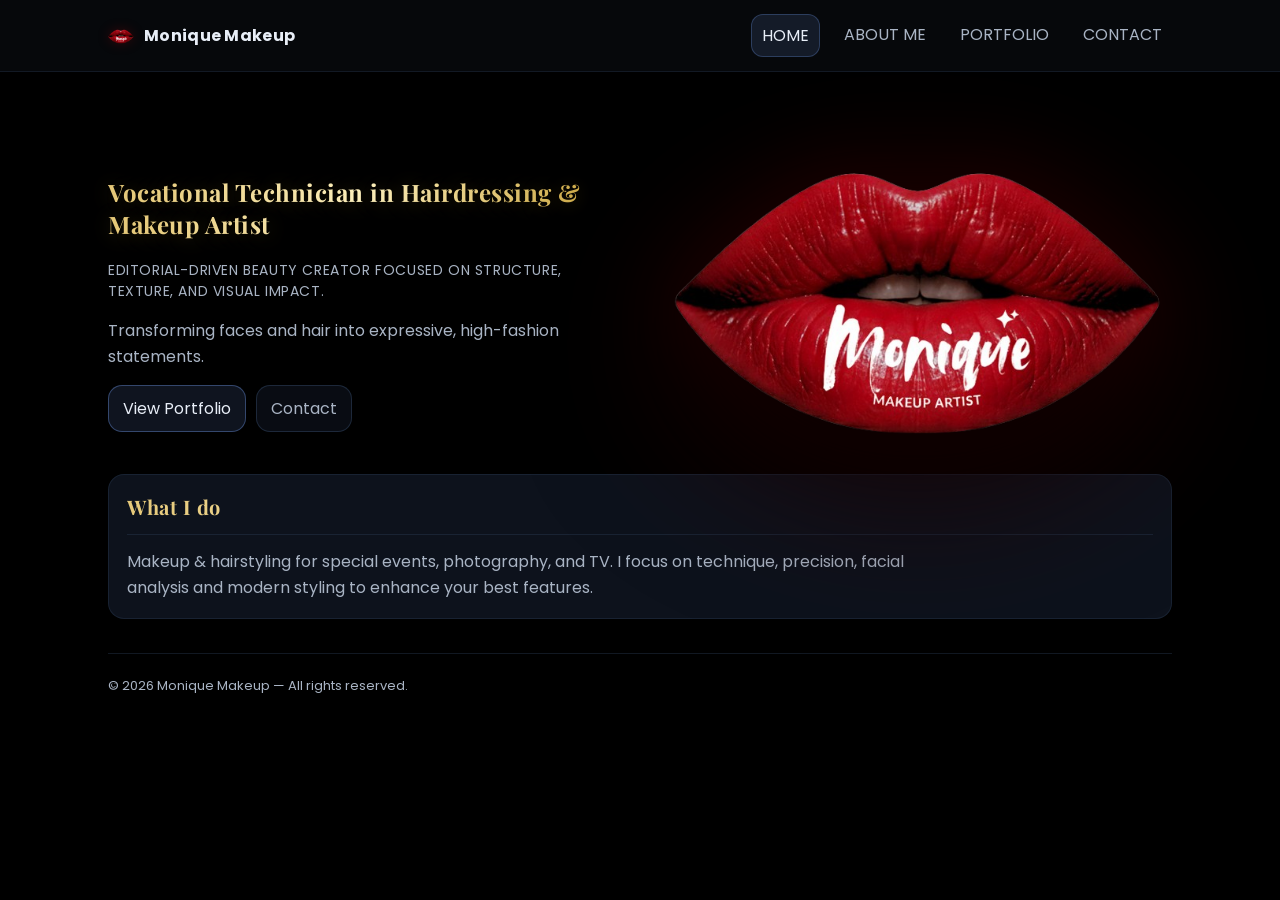
<file: index.html>
<!doctype html>
<html lang="en">
<head>
  <meta charset="utf-8"/>
  <meta name="viewport" content="width=device-width,initial-scale=1"/>
    <link href="https://fonts.googleapis.com/css2?family=Playfair+Display:wght@600;700&family=Poppins:wght@300;400;500&display=swap" rel="stylesheet">
  <title>Monique Makeup | Portfolio</title>
  <link rel="stylesheet" href="assets/css/style.css"/>
</head>
<body>
  <header class="nav">
    <div class="inner">
      <a href="index.html" class="brand brand-with-logo">
        <img src="images/LogoBlack.png" alt="Monique Makeup Logo" class="brand-logo">
        <span>Monique Makeup</span>
       </a>
      <nav class="navlinks">
        <a class="active" href="index.html">HOME</a>
        <a href="about.html">ABOUT ME</a>
        <a href="portfolio.html">PORTFOLIO</a>
        <a href="contact.html">CONTACT</a>
      </nav>
    </div>
  </header>

  <main class="container">
    <section class="hero hero-layout">
  <div class="hero-text">
    <h1>Vocational Technician in Hairdressing & Makeup Artist</h1>

    <p class="kicker">
      EDITORIAL-DRIVEN BEAUTY CREATOR FOCUSED ON STRUCTURE, TEXTURE, AND VISUAL IMPACT.
    </p>

    <p class="lead">
      Transforming faces and hair into expressive, high-fashion statements.
    </p>

    <div class="btnrow">
      <a class="btn" href="portfolio.html">View Portfolio</a>
      <a class="btn secondary" href="contact.html">Contact</a>
    </div>
  </div>

  <div class="hero-logo">
    <img src="images/LogoBlack.png" alt="Monique Makeup Logo">
  </div>
</section>

<section class="grid-2">
  <div class="card">
    <h2 class="section-title">What I do</h2>
    <div class="hr"></div>
    <p class="lead" style="margin:0">
      Makeup & hairstyling for special events, photography, and TV. I focus on technique, precision,
      facial analysis and modern styling to enhance your best features.
    </p>
  </div>
</section>

    <footer class="footer">
      © <span id="year"></span> Monique Makeup — All rights reserved.
    </footer>
  </main>

  <script>
    document.getElementById("year").textContent = new Date().getFullYear();
  </script>
</body>
</html>
</file>
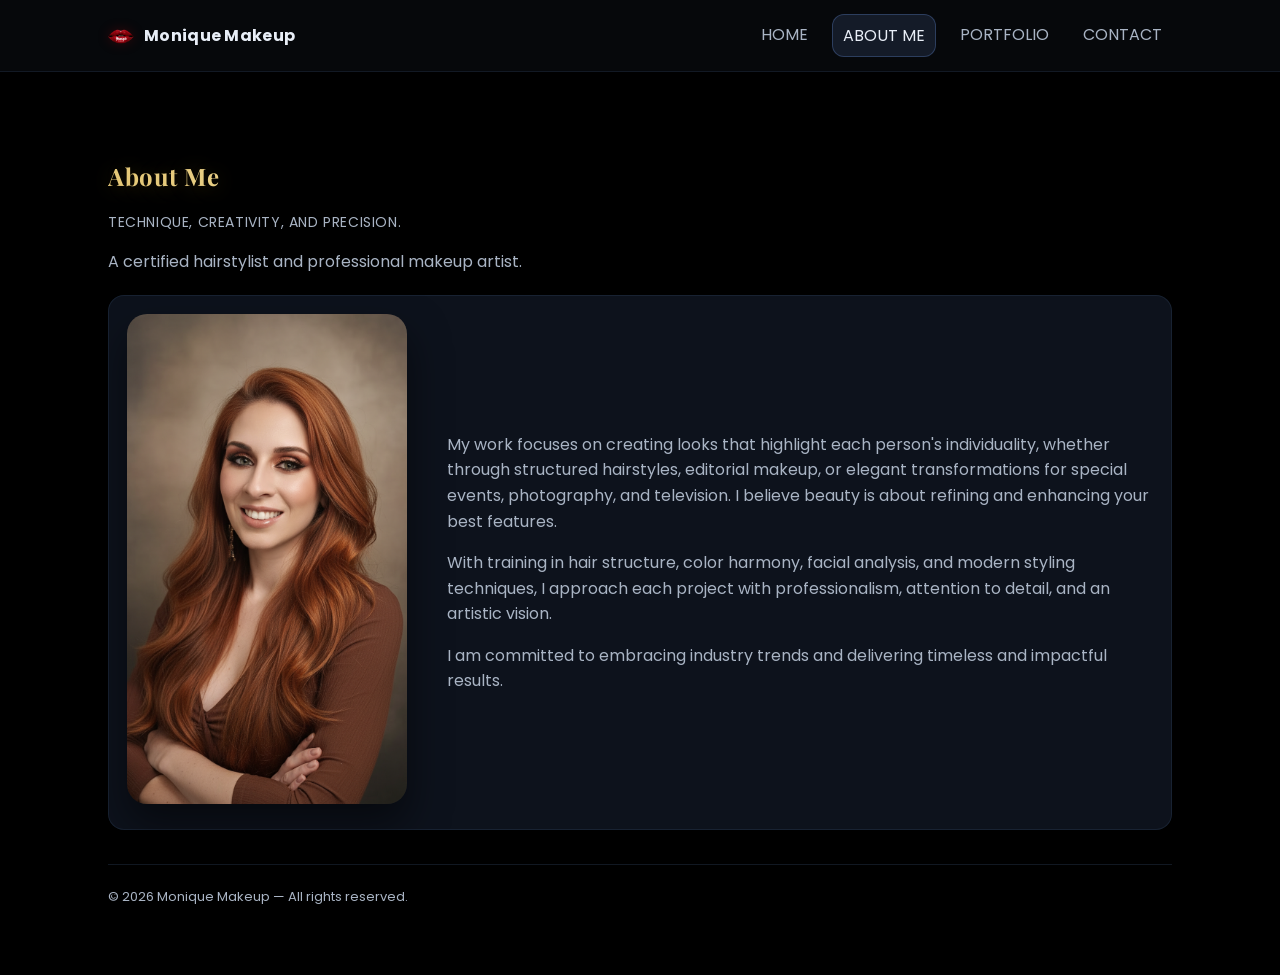
<file: about.html>
<!doctype html>
<html lang="en">
<head>
  <meta charset="utf-8"/>
  <meta name="viewport" content="width=device-width,initial-scale=1"/>
  <!-- Google Fonts -->
  <link href="https://fonts.googleapis.com/css2?family=Playfair+Display:wght@600;700&family=Poppins:wght@300;400;500&display=swap" rel="stylesheet">
  <title>About | Monique Makeup</title>
  <link rel="stylesheet" href="assets/css/style.css"/>
</head>
<body>
  <header class="nav">
    <div class="inner">
       <a href="index.html" class="brand brand-with-logo">
        <img src="images/LogoBlack.png" alt="Monique Makeup Logo" class="brand-logo">
        <span>Monique Makeup</span>
       </a>
      <nav class="navlinks">
        <a href="index.html">HOME</a>
        <a class="active" href="about.html">ABOUT ME</a>
        <a href="portfolio.html">PORTFOLIO</a>
        <a href="contact.html">CONTACT</a>
      </nav>
    </div>
  </header>

  <main class="container">
    <section class="hero">
      <h1>About Me</h1>
      <div class="kicker"> Technique, creativity, and precision.</div>
      <p class="lead">A certified hairstylist and professional makeup artist.</p>
    </section>

<section class="card about-layout">
  
  <div class="about-image">
    <img src="images/profile.png" alt="Monique Makeup Profile">
  </div>

  <div class="about-text">
    <p class="lead" 
      I am a certified hairstylist and professional makeup artist, passionate about enhancing natural
      beauty through technique, creativity, and precision.
    </p>

    <p class="lead">
      My work focuses on creating looks that highlight each person's individuality, whether through
      structured hairstyles, editorial makeup, or elegant transformations for special events,
      photography, and television. I believe beauty is about refining and enhancing your best features.
    </p>

    <p class="lead">
      With training in hair structure, color harmony, facial analysis, and modern styling techniques,
      I approach each project with professionalism, attention to detail, and an artistic vision.
    </p>

    <p class="lead">
      I am committed to embracing industry trends and delivering timeless and impactful results.
    </p>
  </div>

</section>

    </section>

    <footer class="footer">
      © <span id="year"></span> Monique Makeup — All rights reserved.
    </footer>
  </main>

  <script>
    document.getElementById("year").textContent = new Date().getFullYear();
  </script>
</body>
</html>
</file>
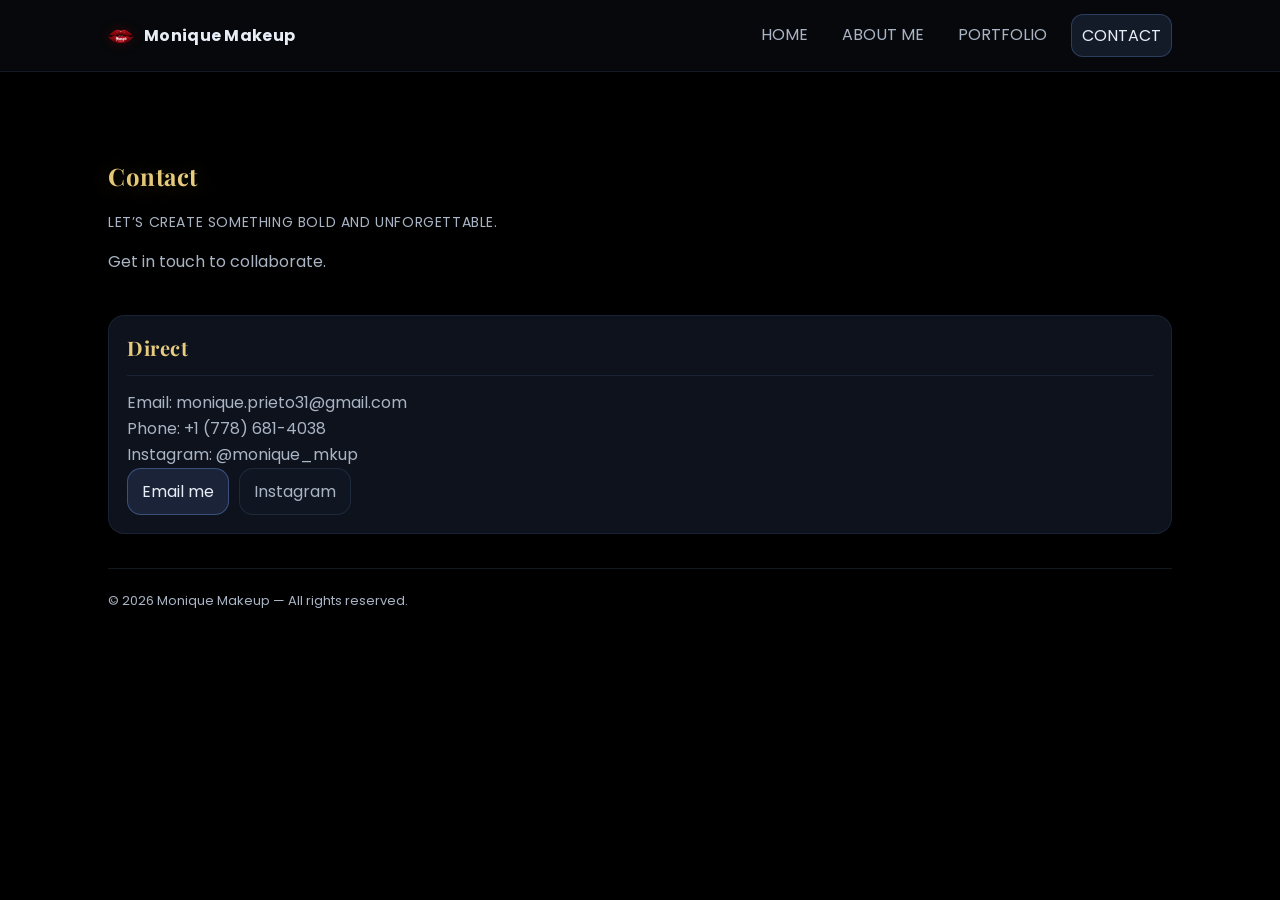
<file: contact.html>
<!doctype html>
<html lang="en">
<head>
  <meta charset="utf-8"/>
  <meta name="viewport" content="width=device-width,initial-scale=1"/>
    <link href="https://fonts.googleapis.com/css2?family=Playfair+Display:wght@600;700&family=Poppins:wght@300;400;500&display=swap" rel="stylesheet">
  <title>Contact | Monique Makeup</title>
  <link rel="stylesheet" href="assets/css/style.css"/>
</head>
<body>
  <header class="nav">
    <div class="inner">
      <a href="index.html" class="brand brand-with-logo">
        <img src="images/LogoBlack.png" alt="Monique Makeup Logo" class="brand-logo">
        <span>Monique Makeup</span>
       </a>
      <nav class="navlinks">
        <a href="index.html">HOME</a>
        <a href="about.html">ABOUT ME</a>
        <a href="portfolio.html">PORTFOLIO</a>
        <a class="active" href="contact.html">CONTACT</a>
      </nav>
    </div>
  </header>

  <main class="container">
    <section class="hero">
      <h1>Contact</h1>
      <div class="kicker">Let’s create something bold and unforgettable.</div>
      <p class="lead">Get in touch to collaborate.</p>
    </section>

    <section class="grid-2">
      <div class="card">
        <h2 class="section-title">Direct</h2>
        <div class="hr"></div>
        <p class="lead" style="margin:0">
          Email: <a href="mailto:monique.prieto31@gmail.com">monique.prieto31@gmail.com</a><br/>
          Phone: <a href="tel:+17786814038">+1 (778) 681-4038</a><br/>
          Instagram: <a href="https://instagram.com/monique_mkup" target="_blank" rel="noopener">@monique_mkup</a>
        </p>
        <div class="btnrow">
          <a class="btn" href="mailto:monique.prieto31@gmail.com">Email me</a>
          <a class="btn secondary" href="https://instagram.com/monique_mkup" target="_blank" rel="noopener">Instagram</a>
        </div>
      </div>
    </section>

    <footer class="footer">
      © <span id="year"></span> Monique Makeup — All rights reserved.
    </footer>
  </main>

  <script>
    document.getElementById("year").textContent = new Date().getFullYear();
  </script>
</body>
</html>
</file>
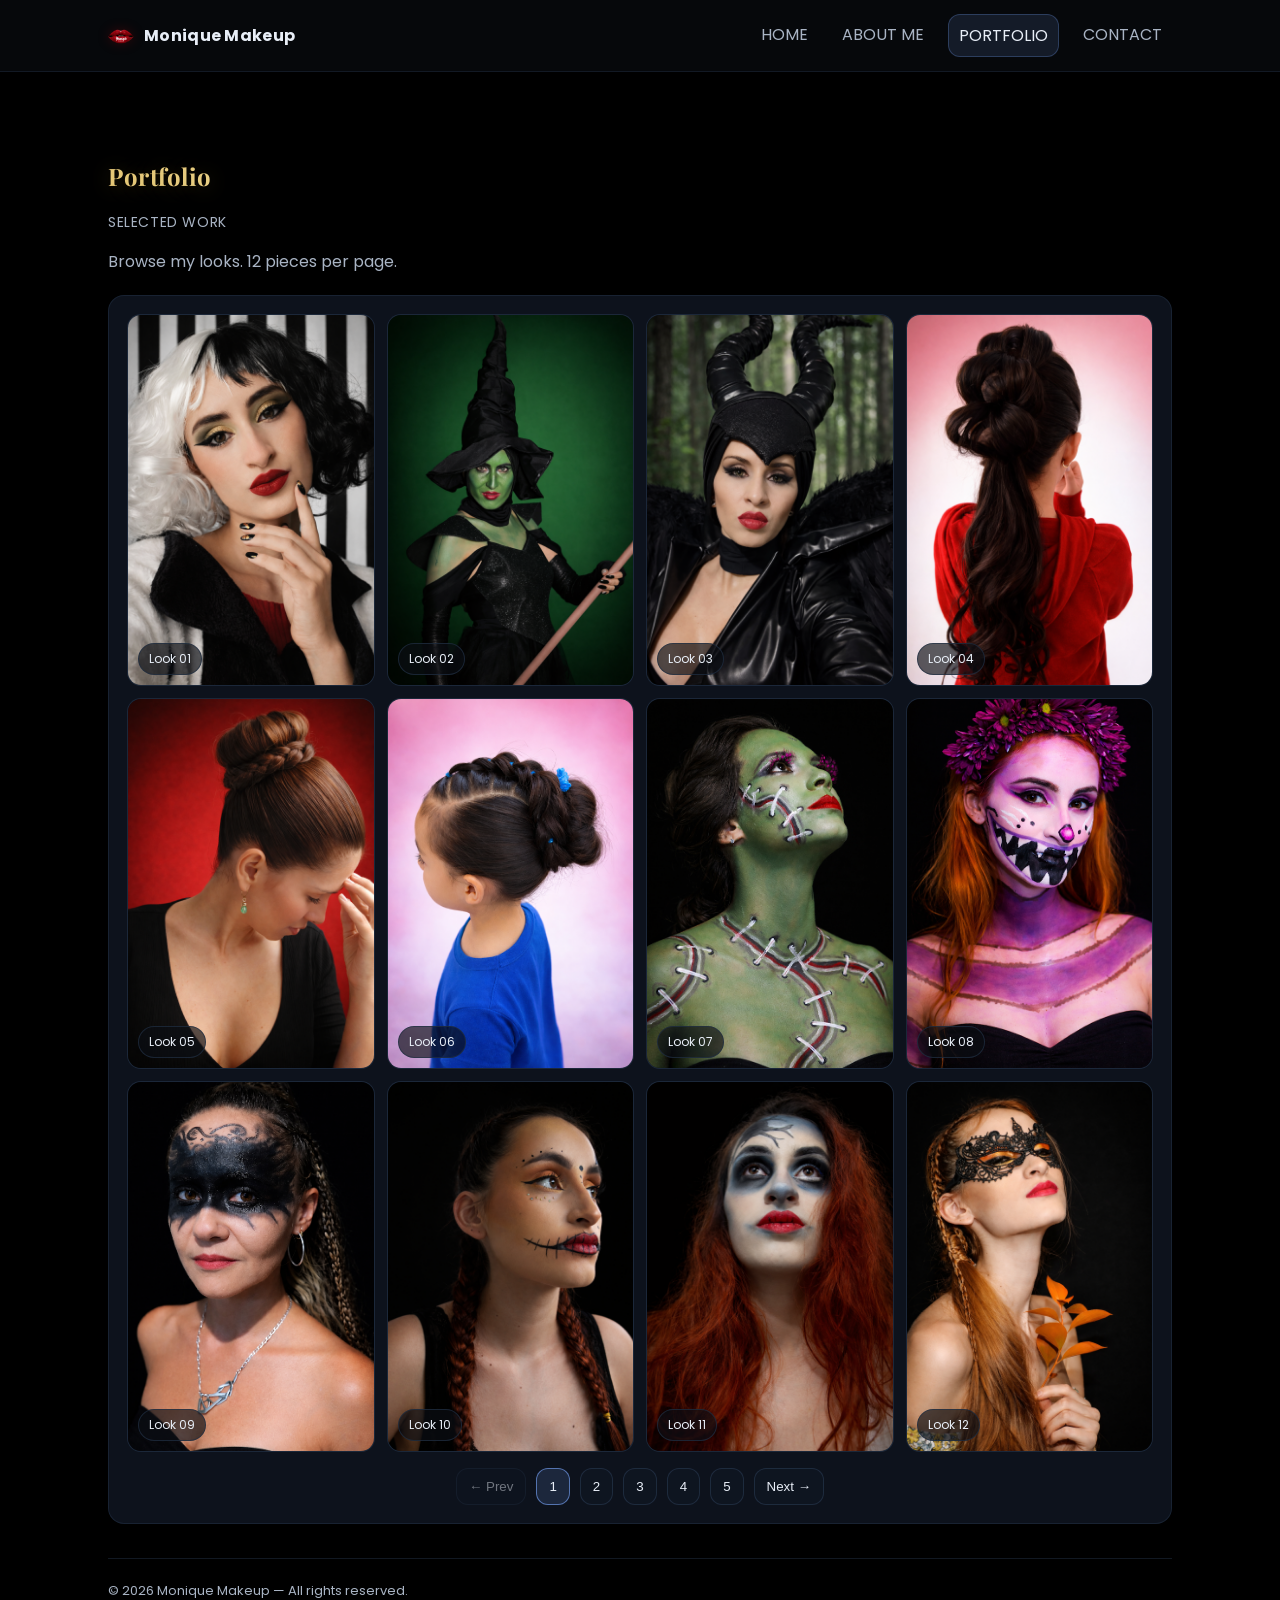
<file: portfolio.html>
<!doctype html>
<html lang="en">
<head>
  <meta charset="utf-8"/>
  <meta name="viewport" content="width=device-width,initial-scale=1"/>
    <link href="https://fonts.googleapis.com/css2?family=Playfair+Display:wght@600;700&family=Poppins:wght@300;400;500&display=swap" rel="stylesheet">
  <title>Portfolio | Monique Makeup</title>
  <link rel="stylesheet" href="assets/css/style.css"/>
</head>
<body>
  <header class="nav">
    <div class="inner">
      <a href="index.html" class="brand brand-with-logo">
        <img src="images/LogoBlack.png" alt="Monique Makeup Logo" class="brand-logo">
        <span>Monique Makeup</span>
       </a>
      <nav class="navlinks">
        <a href="index.html">HOME</a>
        <a href="about.html">ABOUT ME</a>
        <a class="active" href="portfolio.html">PORTFOLIO</a>
        <a href="contact.html">CONTACT</a>
      </nav>
    </div>
  </header>

  <main class="container">
    <section class="hero">
      <h1>Portfolio</h1>
      <div class="kicker">Selected work</div>
      <p class="lead">Browse my looks. 12 pieces per page.</p>
    </section>

    <section class="card">
      <div id="gallery" class="gallery"></div>
      <div id="pager" class="pager"></div>
    </section>

    <footer class="footer">
      © <span id="year"></span> Monique Makeup — All rights reserved.
    </footer>
  </main>

  <script src="assets/js/portfolio.js"></script>
  <script>
    document.getElementById("year").textContent = new Date().getFullYear();
  </script>
</body>
</html>
</file>
<file: assets/css/style.css>
:root{
  --bg:#0b0f14;
  --card:#121926;
  --text:#e8eef7;
  --muted:#a9b4c4;
  --line:#223044;
  --accent:#7aa7ff;
  --max:1100px;
  --radius:16px;
}

*{box-sizing:border-box}

html, body{
  height: 100%;
}

body{
  margin:0;
  font-family:'Poppins', sans-serif;
  background:#000000;
  color: var(--text);
}

a{color:inherit; text-decoration:none}
.container{max-width:var(--max); margin:0 auto; padding:28px 18px}
.nav{
  position:sticky; top:0; z-index:10;
  backdrop-filter: blur(10px);
  background: rgba(11,15,20,.55);
  border-bottom:1px solid rgba(34,48,68,.45);
}
.nav .inner{
  max-width:var(--max); margin:0 auto; padding:14px 18px;
  display:flex; gap:14px; align-items:center; justify-content:space-between;
}
.brand{font-weight:700; letter-spacing:.3px}
.navlinks{display:flex; gap:14px; flex-wrap:wrap}
.navlinks a{
  padding:8px 10px; border-radius:12px; color:var(--muted);
}
.navlinks a.active, .navlinks a:hover{
  background:rgba(122,167,255,.12);
  color:var(--text);
  border:1px solid rgba(122,167,255,.25);
}

.hero{
  padding:40px 0 5px;
}
.kicker{color:var(--muted); font-size:14px; letter-spacing:.6px; text-transform:uppercase}
h1, h2{
  font-family: 'Playfair Display', serif;
  font-weight:700;
  letter-spacing:0.5px;
}
.lead{max-width:780px; color:var(--muted); font-size:16px; line-height:1.6}

.grid-2{
  display:block;
  margin-top: 20px;
}
@media (max-width:900px){ .grid-2{grid-template-columns:1fr} h1{font-size:32px} }

.card{
  background:rgba(18,25,38,.75);
  border:1px solid rgba(34,48,68,.55);
  border-radius:var(--radius);
  padding:18px;
  box-shadow: 0 10px 30px rgba(0,0,0,.25);
}

.section-title{
  margin:0 0 8px;
  font-size:20px;
}
.hr{height:1px; background:rgba(34,48,68,.6); margin:14px 0}

.btnrow{display:flex; gap:10px; flex-wrap:wrap; margin-top:1px}
.btn{
  display:inline-flex; align-items:center; justify-content:center;
  padding:10px 14px; border-radius:14px;
  border:1px solid rgba(122,167,255,.35);
  background:rgba(122,167,255,.12);
  color:var(--text);
}
.btn.secondary{
  border:1px solid rgba(34,48,68,.8);
  background:rgba(18,25,38,.5);
  color:var(--muted);
}
.btn:hover{filter:brightness(1.08)}

.footer{
  margin-top:34px; padding:22px 0 40px;
  color:var(--muted); font-size:13px;
  border-top:1px solid rgba(34,48,68,.5);
}

/* Portfolio gallery */
.gallery{
  display:grid;
  grid-template-columns: repeat(4, 1fr);
  gap:12px;
}
@media (max-width:1000px){ .gallery{grid-template-columns: repeat(3, 1fr);} }
@media (max-width:700px){ .gallery{grid-template-columns: repeat(2, 1fr);} }

.tile{
  border-radius:14px;
  overflow:hidden;
  border:1px solid rgba(34,48,68,.7);
  background:rgba(18,25,38,.6);
  aspect-ratio: 2 / 3;
  position:relative;
}
.tile img{
  width:100%; height:100%;
  object-fit:cover;
  display:block;
  transform: scale(1.01);
}
.tile .label{
  position:absolute; left:10px; bottom:10px;
  background: rgba(11,15,20,.65);
  border:1px solid rgba(34,48,68,.7);
  padding:6px 10px;
  border-radius:999px;
  font-size:12px;
  color:var(--text);
}

.pager{
  display:flex; gap:10px; flex-wrap:wrap;
  align-items:center; justify-content:center;
  margin-top:16px;
}
.pager button{
  padding:10px 12px; border-radius:12px;
  border:1px solid rgba(34,48,68,.85);
  background:rgba(18,25,38,.55);
  color:var(--text);
  cursor:pointer;
}
.pager button[disabled]{opacity:.45; cursor:not-allowed}
.pager .pagebtn.active{
  border-color: rgba(122,167,255,.6);
  background: rgba(122,167,255,.14);
}

.about-layout{
  display: flex;
  align-items: center;
  gap: 40px;
}

.about-image{
  flex: 0 0 280px; /* ancho fijo de la foto */
}

.about-image img{
  width: 100%;
  height: auto;
  border-radius: 20px;
  object-fit: cover;
  box-shadow: 0 20px 40px rgba(0,0,0,.5);
}

.about-text{
  flex: 1;
}

@media (max-width:900px){
  .about-layout{
    flex-direction: column;
    text-align: center;
  }

  .about-image{
    flex: none;
    width: 250px;
  }
}
h1, h2{
  font-family: 'Playfair Display', serif;
  font-weight:700;
  letter-spacing:0.5px;
  background: linear-gradient(
  90deg,
  #e6c97a,
  #fff3c4,
  #caa43d
  );
  -webkit-background-clip: text;
  -webkit-text-fill-color: transparent;
}
h1{
  text-shadow: 0 2px 20px rgba(212,175,55,0.25);
}
.logo-card{
  display:flex;
  align-items:center;
  justify-content:center;
  padding:60px 0;
}

.logo-card img{
  width:350px;  /* más grande */
  max-width:90%;
  height:auto;
  object-fit:contain;
  filter: drop-shadow(0 25px 60px rgba(0,0,0,.7));
}

.hero-layout{
  display:flex;
  align-items:center;
  justify-content:space-between;
  gap:60px;
}

.hero-text{
  flex:1;
}

.hero-logo img{
  width:520px;  /* más grande */
  max-width:100%;
  height:auto;
  filter:
    drop-shadow(0 40px 80px rgba(0,0,0,.9))
    drop-shadow(0 0 40px rgba(180,0,0,.25));
}

@media (max-width:1000px){
  .hero-layout{
    flex-direction:column;
    text-align:center;
  }

  .hero-logo img{
    width:350px;
    margin-top:30px;
  }
}
.hero-logo{
  flex:1;
  display:flex;
  align-items:center;
  justify-content:center;
}

.brand-with-logo{
  display:flex;
  align-items:center;
  gap:10px;
  text-decoration:none;
  color:inherit;
}

.brand-logo{
  width:26px;
  height:auto;
  object-fit:contain;
  filter: drop-shadow(0 0 6px rgba(180,0,0,.25));
}
</file>
